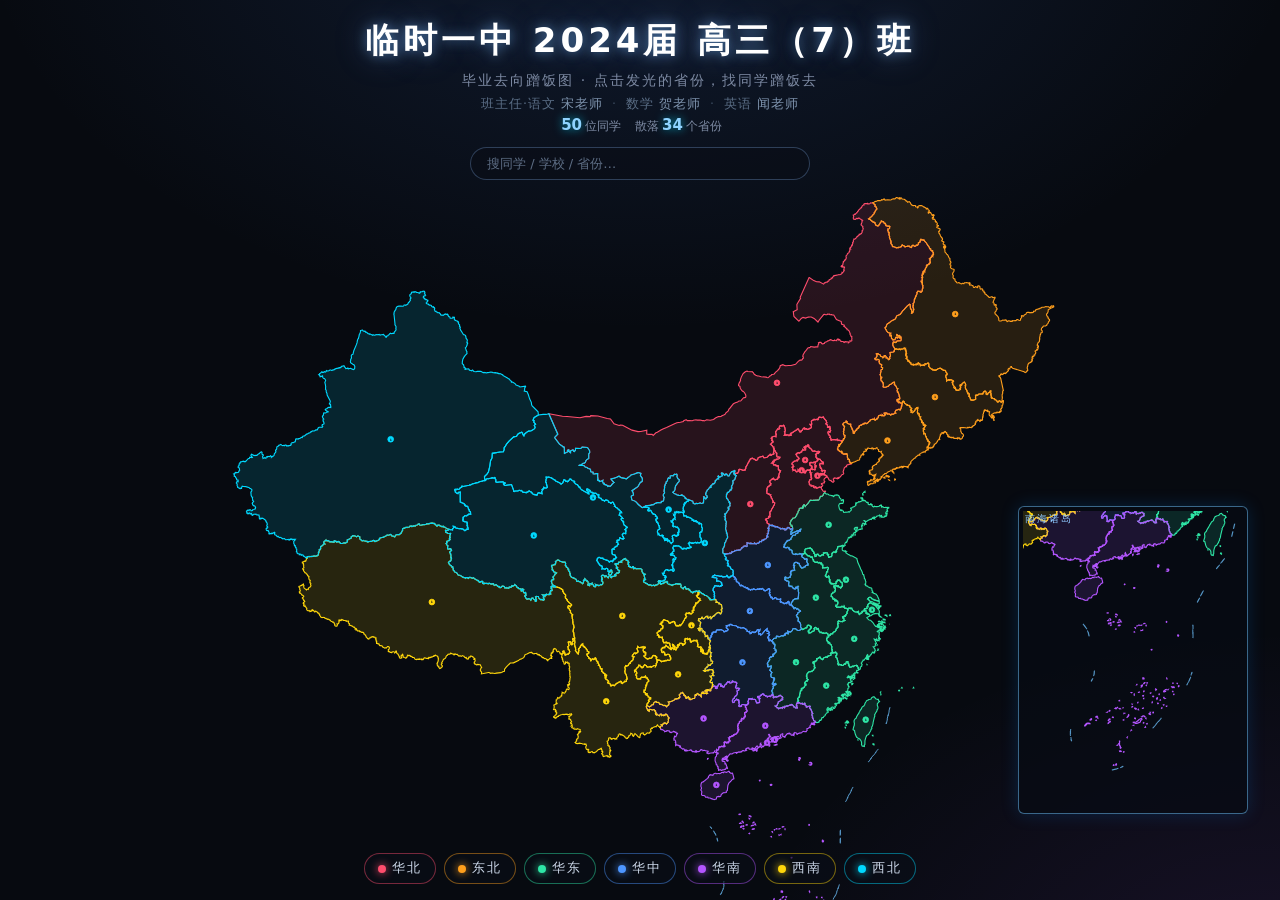
<file: index.html>
<!doctype html>
<html lang="zh-CN">
<head>
	<meta charset="UTF-8" />
	<meta name="viewport" content="width=device-width, initial-scale=1.0" />
	<title>毕业蹭饭图</title>
	<link rel="stylesheet" href="./css/style.css" />
</head>
<body>
	<header>
		<h1 id="title"></h1>
		<p id="subtitle"></p>
		<p id="teachers"></p>
		<div class="stats">
			<span><b id="stat-num">0</b>位同学</span>
			<span>散落<b id="stat-prov">0</b>个省份</span>
		</div>
		<div class="search" id="search">
			<input id="search-input" type="text" placeholder="搜同学 / 学校 / 省份…" autocomplete="off" spellcheck="false" />
			<ul id="search-results" class="search-results"></ul>
		</div>
	</header>

	<main id="stage">
		<svg id="map" xmlns="http://www.w3.org/2000/svg">
			<g id="mapGroup">
				<g id="borders">
					<g id="geo"></g>
					<path id="ten-dash"></path>
				</g>
				<g id="labels"></g>
				<g id="pins"></g>
			</g>
		</svg>

		<!-- 南海诸岛附图：只复用省界+十段线，换 viewBox 裁剪 -->
		<div id="inset-wrap">
			<span class="tag">南海诸岛</span>
			<svg id="inset" xmlns="http://www.w3.org/2000/svg">
				<use href="#borders"></use>
			</svg>
		</div>

		<div id="tooltip"></div>
		<div id="overlay"></div>
		<aside id="card"></aside>

		<nav id="legend"></nav>
	</main>

	<script src="./js/map-data.js"></script>
	<script src="./js/students.js"></script>
	<script src="./js/app.js"></script>
</body>
</html>
</file>
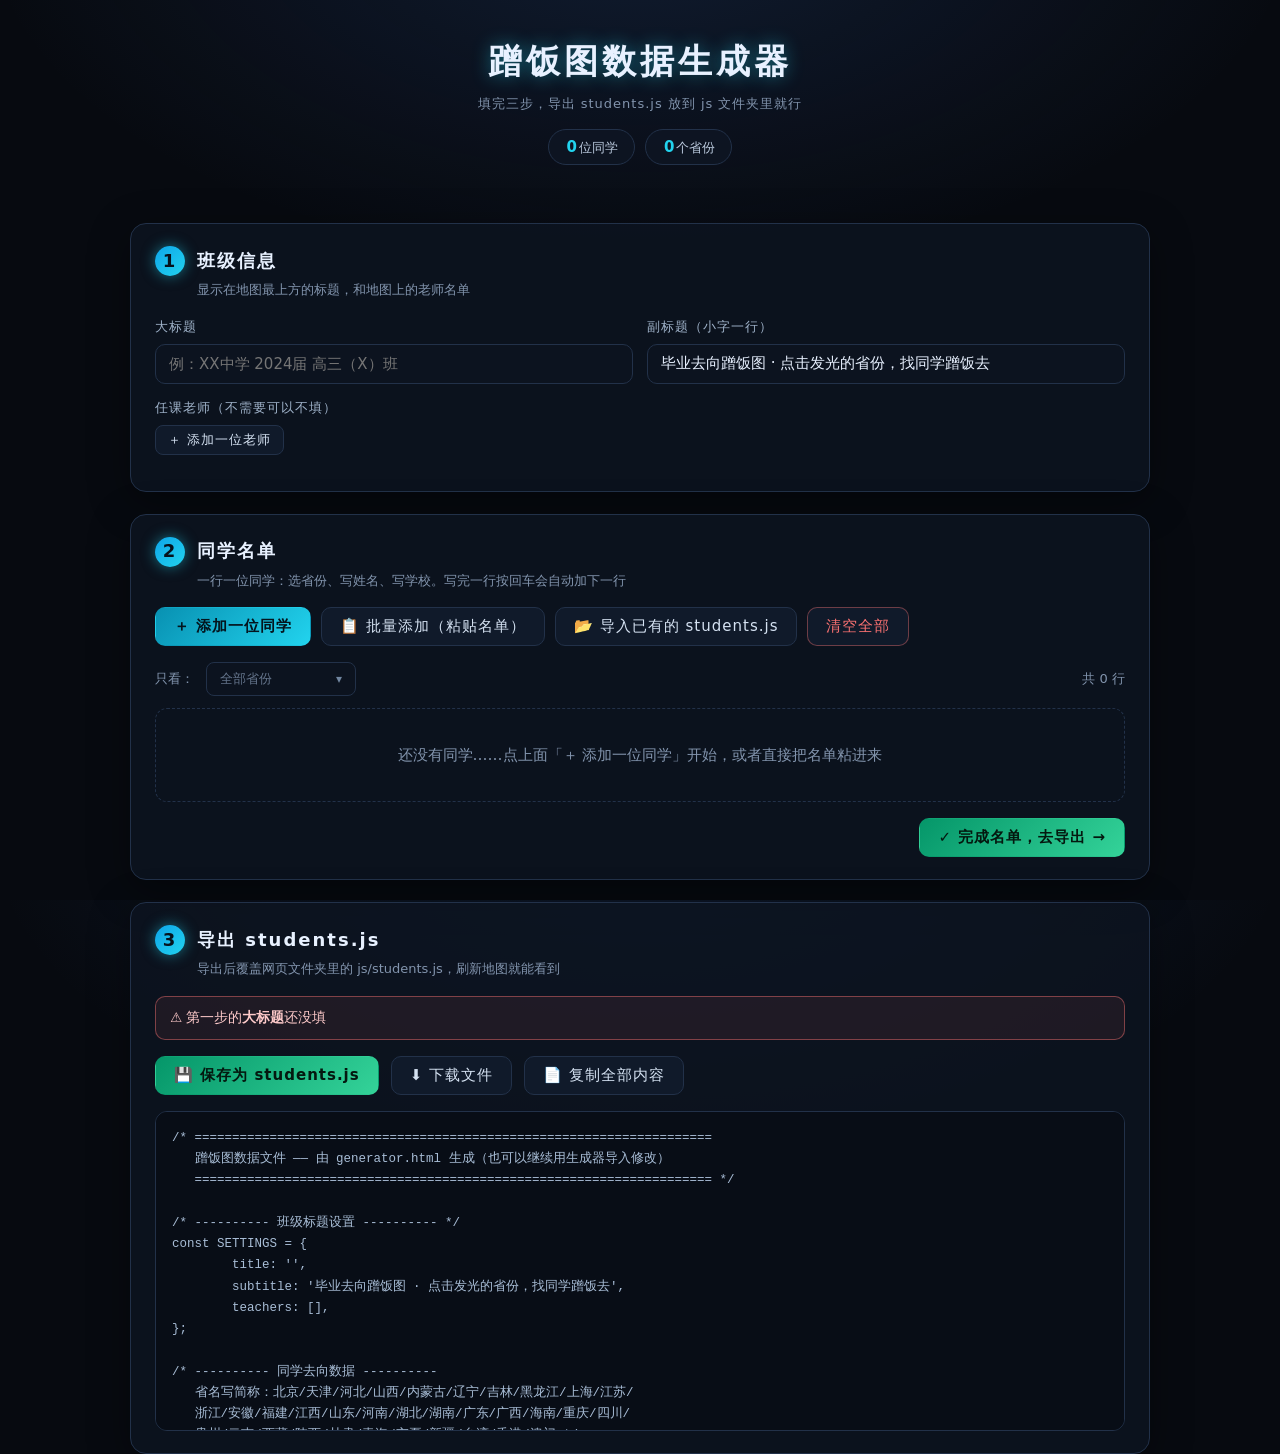
<file: generator.html>
<!DOCTYPE html>
<html lang="zh-CN">
<head>
<meta charset="UTF-8">
<meta name="viewport" content="width=device-width, initial-scale=1.0">
<title>蹭饭图数据生成器</title>
<style>
/* ============================================================
   蹭饭图数据生成器 · 单文件，双击即用
   ============================================================ */
* { box-sizing: border-box; margin: 0; padding: 0; }

:root {
	color-scheme: dark;   /* 关键：让原生下拉弹层等表单控件按暗色主题绘制，否则会白底配浅字 */
	--bg: #070a10;
	--panel: rgba(13, 20, 32, .82);
	--line: #223149;
	--line-focus: #38bdf8;
	--text: #e8f1ff;
	--muted: #8294ad;
	--cyan: #22d3ee;
	--green: #34d399;
	--red: #f87171;
	--yellow: #fbbf24;
}

html, body { height: 100%; }
body {
	background:
		radial-gradient(1100px 600px at 50% -10%, rgba(60, 110, 200, .18), transparent 60%),
		var(--bg);
	color: var(--text);
	font-family: "PingFang SC", "Microsoft YaHei", "Noto Sans SC", system-ui, sans-serif;
	font-size: 15px;
	line-height: 1.6;
	padding-bottom: 40px;
}

/* 表单控件显式统一字体，避免下拉框变成系统字体 */
input, select, textarea, button {
	font-family: inherit;
	font-size: inherit;
	color: inherit;
}

.wrap { max-width: 1060px; margin: 0 auto; padding: 0 20px; }

/* ---------------- 顶部 ---------------- */
.top {
	text-align: center;
	padding: 34px 16px 10px;
}
.top h1 {
	font-size: clamp(22px, 3.4vw, 34px);
	letter-spacing: 4px;
	font-weight: 800;
	text-shadow: 0 0 18px rgba(34, 211, 238, .45);
}
.top p { color: var(--muted); font-size: 13px; margin-top: 6px; letter-spacing: 1px; }
.stat-bar {
	display: flex; justify-content: center; gap: 10px; flex-wrap: wrap;
	margin-top: 14px;
}
.chip {
	border: 1px solid var(--line);
	background: rgba(14, 22, 36, .8);
	border-radius: 999px;
	padding: 5px 16px;
	font-size: 13px;
	color: #b9c8dc;
}
.chip b { color: var(--cyan); font-size: 15px; margin: 0 2px; }
.chip.warn b { color: var(--yellow); }
.chip.bad b { color: var(--red); }
.save-state { font-size: 12px; color: var(--green); margin-top: 8px; min-height: 18px; }

/* ---------------- 步骤卡片 ---------------- */
.card {
	background: var(--panel);
	border: 1px solid var(--line);
	border-radius: 16px;
	padding: 22px 24px;
	margin-top: 22px;
	box-shadow: 0 10px 40px rgba(0, 0, 0, .35);
}
.step-title {
	display: flex; align-items: center; gap: 12px;
	font-size: 18px; font-weight: 700; letter-spacing: 2px;
	margin-bottom: 4px;
}
.step-no {
	width: 30px; height: 30px; flex: none;
	border-radius: 50%;
	display: grid; place-items: center;
	background: linear-gradient(135deg, #0ea5e9, #22d3ee);
	color: #06121d; font-weight: 800;
	box-shadow: 0 0 14px rgba(34, 211, 238, .5);
}
.step-hint { color: var(--muted); font-size: 13px; margin: 2px 0 16px 42px; }

label.field { display: block; margin-bottom: 14px; }
label.field > span {
	display: block; font-size: 13px; color: #9fb2c9; margin-bottom: 6px; letter-spacing: 1px;
}
input[type="text"], textarea {
	width: 100%;
	background: #0c131f;
	border: 1px solid var(--line);
	border-radius: 10px;
	padding: 10px 13px;
	outline: none;
	transition: border-color .15s, box-shadow .15s;
}
input[type="text"]:focus, textarea:focus {
	border-color: var(--line-focus);
	box-shadow: 0 0 0 3px rgba(56, 189, 248, .15);
}
.two-col { display: grid; grid-template-columns: 1fr 1fr; gap: 14px; }

/* ---------------- 自绘下拉（不依赖系统原生弹层，颜色完全可控） ---------------- */
.pick {
	width: 100%;
	display: flex; align-items: center; justify-content: space-between;
	gap: 8px;
	background: #0c131f;
	border: 1px solid var(--line);
	border-radius: 10px;
	padding: 10px 13px;
	cursor: pointer;
	text-align: left;
	color: var(--text);
	transition: border-color .15s, box-shadow .15s;
}
.pick:hover { border-color: #3b557a; }
.pick.open, .pick:focus-visible {
	border-color: var(--line-focus);
	box-shadow: 0 0 0 3px rgba(56, 189, 248, .15);
	outline: none;
}
.pick .pick-label { overflow: hidden; text-overflow: ellipsis; white-space: nowrap; }
.pick.placeholder .pick-label { color: #64748b; }
.pick .caret { flex: none; color: #7186a0; font-style: normal; font-size: 12px; transition: transform .15s; }
.pick.open .caret { transform: rotate(180deg); }

.pick-menu {
	position: fixed;
	z-index: 60;
	background: #0f1927;
	border: 1px solid #2f4360;
	border-radius: 12px;
	box-shadow: 0 16px 48px rgba(0, 0, 0, .6);
	padding: 6px;
	max-height: 264px;
	overflow-y: auto;
	display: none;
	scrollbar-width: thin;
	scrollbar-color: #3b557a transparent;
}
/* Chromium / Edge：把滚动条做宽做亮，保证能看见、能抓住 */
.pick-menu::-webkit-scrollbar { width: 10px; }
.pick-menu::-webkit-scrollbar-track { background: transparent; }
.pick-menu::-webkit-scrollbar-thumb {
	background: #3b557a;
	border-radius: 6px;
	border: 2px solid #0f1927;
}
.pick-menu::-webkit-scrollbar-thumb:hover { background: #50739f; }
.pick-menu.show { display: grid; grid-template-columns: repeat(2, minmax(92px, 1fr)); gap: 2px; }
.pick-opt {
	border: none; background: transparent;
	color: #dbe7f5;
	border-radius: 8px;
	padding: 8px 12px;
	cursor: pointer;
	text-align: left;
	font-size: 14px;
	white-space: nowrap;
}
.pick-opt:hover, .pick-opt.hl { background: #1d3149; }
.pick-opt.sel { background: #155e63; color: #ffffff; font-weight: 600; }

/* ---------------- 按钮 ---------------- */
.btn {
	display: inline-flex; align-items: center; justify-content: center; gap: 6px;
	border: 1px solid var(--line);
	background: #101a2a;
	color: #d5e2f2;
	border-radius: 10px;
	padding: 9px 18px;
	cursor: pointer;
	letter-spacing: 1px;
	transition: all .15s;
	white-space: nowrap;
}
.btn:hover { border-color: #3b557a; background: #152236; }
.btn.primary {
	background: linear-gradient(135deg, #0891b2, #22d3ee);
	border-color: transparent;
	color: #04141d; font-weight: 700;
}
.btn.primary:hover { box-shadow: 0 0 18px rgba(34, 211, 238, .45); }
.btn.green {
	background: linear-gradient(135deg, #059669, #34d399);
	border-color: transparent; color: #04180f; font-weight: 700;
}
.btn.green:hover { box-shadow: 0 0 18px rgba(52, 211, 153, .45); }
.btn.danger { color: var(--red); border-color: rgba(248, 113, 113, .4); }
.btn.danger:hover { background: rgba(248, 113, 113, .12); }
.btn.small { padding: 5px 12px; font-size: 13px; border-radius: 8px; }
.btn:disabled { opacity: .4; cursor: not-allowed; }
.toolbar { display: flex; gap: 10px; flex-wrap: wrap; margin-bottom: 16px; }

/* ---------------- 老师行 / 同学行 ---------------- */
.t-row {
	display: grid;
	grid-template-columns: 1fr 1fr 42px;
	gap: 10px;
	margin-bottom: 10px;
}
.s-row {
	display: grid;
	grid-template-columns: 150px 130px 1fr 42px;
	gap: 10px;
	align-items: center;
	padding: 8px;
	border-radius: 12px;
	border: 1px solid transparent;
	transition: background .15s, border-color .15s;
}
.s-row:hover { background: rgba(24, 36, 56, .55); }
.s-row.bad { border-color: rgba(248, 113, 113, .55); background: rgba(248, 113, 113, .06); }
.s-row .f-prov { font-weight: 600; }
.icon-btn {
	width: 36px; height: 36px;
	border: 1px solid rgba(248, 113, 113, .35);
	background: transparent; color: var(--red);
	border-radius: 9px; cursor: pointer; font-size: 18px; line-height: 1;
}
.icon-btn:hover { background: rgba(248, 113, 113, .14); }

.empty-tip {
	text-align: center; color: var(--muted);
	padding: 34px 10px; border: 1px dashed var(--line); border-radius: 12px;
}
.list-tools {
	display: flex; align-items: center; gap: 12px; flex-wrap: wrap;
	margin-bottom: 12px;
}
.list-tools .pick { padding: 7px 13px; font-size: 13px; border-radius: 8px; }
.list-tools .count-info { color: var(--muted); font-size: 13px; margin-left: auto; }
.done-row { display: flex; justify-content: flex-end; margin-top: 16px; }

/* 点「完成」后第三步卡片的一次高亮，提示视线跳到这里 */
@keyframes card-flash {
	0%   { box-shadow: 0 0 0 0 rgba(34, 211, 238, 0); border-color: var(--line); }
	18%  { box-shadow: 0 0 0 3px rgba(34, 211, 238, .35), 0 0 34px rgba(34, 211, 238, .28); border-color: rgba(34, 211, 238, .75); }
	100% { box-shadow: 0 10px 40px rgba(0, 0, 0, .35); border-color: var(--line); }
}
#export-card.flash { animation: card-flash 1.5s ease; }

/* ---------------- 代码预览 ---------------- */
pre.preview {
	background: #080d16;
	border: 1px solid var(--line);
	border-radius: 12px;
	padding: 16px;
	max-height: 320px; overflow: auto;
	font-family: Consolas, "Cascadia Code", monospace;
	font-size: 12.5px;
	line-height: 1.7;
	color: #a8bdd6;
	white-space: pre;
}
.export-row { display: flex; gap: 12px; flex-wrap: wrap; margin: 16px 0; }
.check-msg {
	border-radius: 10px; padding: 10px 14px; font-size: 13.5px;
	margin-bottom: 12px; border: 1px solid var(--line);
}
.check-msg.ok { border-color: rgba(52,211,153,.4); color: #baf5dd; background: rgba(52,211,153,.08); }
.check-msg.err { border-color: rgba(248,113,113,.45); color: #fecaca; background: rgba(248,113,113,.08); }

/* ---------------- 弹窗 ---------------- */
.mask {
	position: fixed; inset: 0;
	background: rgba(3, 6, 11, .72);
	display: none;
	align-items: center; justify-content: center;
	z-index: 50;
	padding: 20px;
}
.mask.show { display: flex; }
.modal {
	background: #0e1623;
	border: 1px solid var(--line);
	border-radius: 16px;
	padding: 24px;
	width: 640px; max-width: 100%;
	max-height: 86vh; overflow: auto;
}
.modal h3 { font-size: 17px; margin-bottom: 6px; letter-spacing: 1px; }
.modal .help { color: var(--muted); font-size: 13px; margin-bottom: 12px; }
.modal textarea { min-height: 200px; resize: vertical; }
.parse-result { font-size: 13.5px; margin: 10px 0; }
.parse-result .ok2 { color: var(--green); }
.parse-result .bad2 { color: var(--red); }
.parse-result details { margin-top: 6px; color: var(--yellow); font-size: 12.5px; }
.modal-actions { display: flex; justify-content: flex-end; gap: 10px; margin-top: 16px; }
.example-line {
	font-family: Consolas, monospace; font-size: 12.5px;
	background: #080d16; border: 1px solid var(--line);
	border-radius: 8px; padding: 8px 11px; margin-bottom: 10px; color: #93a9c4;
}

/* ---------------- Toast ---------------- */
.toast {
	position: fixed; left: 50%; bottom: 28px; transform: translateX(-50%) translateY(80px);
	background: #132033; border: 1px solid #34507a;
	padding: 11px 20px; border-radius: 999px;
	font-size: 14px; z-index: 80;
	opacity: 0; transition: all .25s;
	box-shadow: 0 8px 30px rgba(0,0,0,.5);
}
.toast.show { opacity: 1; transform: translateX(-50%) translateY(0); }
.toast a { color: var(--cyan); cursor: pointer; text-decoration: underline; margin-left: 10px; }

@media (max-width: 720px) {
	.two-col { grid-template-columns: 1fr; }
	.s-row { grid-template-columns: 110px 90px 1fr 38px; }
}
</style>
</head>
<body>

<div class="wrap">
	<div class="top">
		<h1>蹭饭图数据生成器</h1>
		<p>填完三步，导出 students.js 放到 js 文件夹里就行</p>
		<div class="stat-bar">
			<span class="chip"><b id="st-people">0</b>位同学</span>
			<span class="chip"><b id="st-prov">0</b>个省份</span>
			<span class="chip" id="st-warn-chip" style="display:none"><b id="st-warn">0</b>条待完善</span>
		</div>
		<div class="save-state" id="save-state"></div>
	</div>

	<!-- ============ 第一步：班级信息 ============ -->
	<div class="card">
		<div class="step-title"><span class="step-no">1</span>班级信息</div>
		<div class="step-hint">显示在地图最上方的标题，和地图上的老师名单</div>

		<div class="two-col">
			<label class="field">
				<span>大标题</span>
				<input type="text" id="in-title" placeholder="例：XX中学 2024届 高三（X）班">
			</label>
			<label class="field">
				<span>副标题（小字一行）</span>
				<input type="text" id="in-subtitle" placeholder="例：毕业去向蹭饭图 · 点击发光的省份，找同学蹭饭去">
			</label>
		</div>

		<label class="field">
			<span>任课老师（不需要可以不填）</span>
			<div id="teachers-list"></div>
			<button class="btn small" id="btn-add-teacher" type="button">＋ 添加一位老师</button>
		</label>
	</div>

	<!-- ============ 第二步：同学名单 ============ -->
	<div class="card">
		<div class="step-title"><span class="step-no">2</span>同学名单</div>
		<div class="step-hint">一行一位同学：选省份、写姓名、写学校。写完一行按回车会自动加下一行</div>

		<div class="toolbar">
			<button class="btn primary" id="btn-add-row" type="button">＋ 添加一位同学</button>
			<button class="btn" id="btn-batch" type="button">📋 批量添加（粘贴名单）</button>
			<button class="btn" id="btn-import" type="button">📂 导入已有的 students.js</button>
			<button class="btn danger" id="btn-clear" type="button">清空全部</button>
		</div>

		<div class="list-tools">
			<span style="color:var(--muted);font-size:13px">只看：</span>
			<button type="button" class="pick placeholder" id="prov-filter" style="width:auto;min-width:150px" aria-haspopup="listbox" aria-expanded="false">
				<span class="pick-label">全部省份</span><i class="caret">▾</i>
			</button>
			<span class="count-info" id="count-info"></span>
		</div>

		<div id="students-list"></div>

		<div class="done-row">
			<button class="btn green" id="btn-step2-done" type="button">✓ 完成名单，去导出 →</button>
		</div>
	</div>

	<!-- ============ 第三步：导出 ============ -->
	<div class="card" id="export-card">
		<div class="step-title"><span class="step-no">3</span>导出 students.js</div>
		<div class="step-hint">导出后覆盖网页文件夹里的 js/students.js，刷新地图就能看到</div>

		<div id="check-msg"></div>
		<div class="export-row">
			<button class="btn green" id="btn-save" type="button">💾 保存为 students.js</button>
			<button class="btn" id="btn-download" type="button">⬇ 下载文件</button>
			<button class="btn" id="btn-copy" type="button">📄 复制全部内容</button>
		</div>
		<pre class="preview" id="preview"></pre>
	</div>
</div>

<!-- ============ 批量添加弹窗 ============ -->
<div class="mask" id="batch-mask">
	<div class="modal">
		<h3>批量添加同学</h3>
		<div class="help">每行一位同学，依次写 <b>省份、姓名、学校</b>，用空格、Tab 或逗号隔开都行：</div>
		<div class="example-line">陕西 王小明 西安交通大学<br>陕西,李小红,西北工业大学<br>北京 赵小刚 清华大学</div>
		<textarea id="batch-text" placeholder="把名单整列粘进来就行……"></textarea>
		<div class="parse-result" id="batch-result"></div>
		<div class="modal-actions">
			<button class="btn" id="batch-cancel" type="button">取消</button>
			<button class="btn primary" id="batch-confirm" type="button" disabled>确认添加</button>
		</div>
	</div>
</div>

<div class="toast" id="toast"></div>

<script>
'use strict';

/* ---------------- 常量 ---------------- */
const PROVS = ['北京','天津','河北','山西','内蒙古','辽宁','吉林','黑龙江','上海','江苏','浙江','安徽','福建','江西','山东','河南','湖北','湖南','广东','广西','海南','重庆','四川','贵州','云南','西藏','陕西','甘肃','青海','宁夏','新疆','台湾','香港','澳门'];
const STORE_KEY = 'cengfan-generator-v2';
let seq = 1;
const uid = () => 'r' + (Date.now()) + '_' + (seq++);

/* ---------------- 状态 ---------------- */
let state = {
	title: '',
	subtitle: '',
	teachers: [],   // {id, role, name}
	rows: [],       // {id, prov, name, school}
};
let lastRemoved = null; // 删除撤销
let saveHandle = null;  // File System Access 句柄
let saveTimer = null;
let filterProv = '';    // 列表筛选中的省份（'' = 全部）

const $ = (id) => document.getElementById(id);

/* ---------------- 自绘下拉（单例弹层，所有 pick 按钮共用） ---------------- */
const Picker = (() => {
	let menu = null, anchor = null;

	function ensure() {
		if (menu) return menu;
		menu = document.createElement('div');
		menu.className = 'pick-menu';
		menu.setAttribute('role', 'listbox');
		document.body.appendChild(menu);
		return menu;
	}
	function close() {
		if (!menu || !anchor) return;
		menu.classList.remove('show');
		menu.innerHTML = '';
		anchor.classList.remove('open');
		anchor.setAttribute('aria-expanded', 'false');
		anchor = null;
		document.removeEventListener('mousedown', onDocDown, true);
		document.removeEventListener('keydown', onKey, true);
		window.removeEventListener('scroll', onWinScroll, true);
		window.removeEventListener('resize', close);
	}
	function onDocDown(e) {
		if (menu.contains(e.target) || (anchor && anchor.contains(e.target))) return;
		close();
	}
	function onWinScroll(e) {
		// 弹层自己内部滚动（拖滚动条/滚轮）不能关，否则滚一下就消失，像滚不动一样
		if (menu && (e.target === menu || menu.contains(e.target))) return;
		close(); // 弹层外面的页面滚动了，锚点会错位，收起
	}
	function onKey(e) {
		if (e.key === 'Escape') { e.preventDefault(); close(); }
	}
	function position() {
		const r = anchor.getBoundingClientRect();
		menu.style.minWidth = Math.max(r.width, 210) + 'px';
		const mh = menu.offsetHeight, mw = menu.offsetWidth;
		let top = r.bottom + 6;
		if (top + mh > window.innerHeight - 8) {
			const up = r.top - mh - 6;
			if (up > 8) top = up; // 下方放不下就向上弹
		}
		let left = r.left;
		if (left + mw > window.innerWidth - 8) left = window.innerWidth - mw - 8;
		if (left < 8) left = 8;
		menu.style.top = top + 'px';
		menu.style.left = left + 'px';
	}
	function open(btn, items, current, onPick) {
		ensure();
		if (anchor === btn) { close(); return; } // 再点一次收起
		close();
		anchor = btn;
		menu.innerHTML = '';
		items.forEach((it) => {
			const b = document.createElement('button');
			b.type = 'button';
			b.className = 'pick-opt' + (it.value === current ? ' sel' : '');
			b.textContent = it.label;
			b.setAttribute('role', 'option');
			b.onmousedown = (e) => e.preventDefault(); // 别把焦点从触发器抢走
			b.onclick = () => { onPick(it.value, it.label); close(); };
			menu.appendChild(b);
		});
		menu.classList.add('show');
		btn.classList.add('open');
		btn.setAttribute('aria-expanded', 'true');
		position();
		document.addEventListener('mousedown', onDocDown, true);
		document.addEventListener('keydown', onKey, true);
		window.addEventListener('scroll', onWinScroll, true);
		window.addEventListener('resize', close);
	}
	return { open, close };
})();
function persist(show) {
	clearTimeout(saveTimer);
	saveTimer = setTimeout(() => {
		try {
			localStorage.setItem(STORE_KEY, JSON.stringify(state));
			if (show) {
				const el = $('save-state');
				el.textContent = '草稿已自动保存 ' + new Date().toLocaleTimeString();
			}
		} catch (e) { /* 存储满了之类，忽略 */ }
	}, 250);
}

/* ---------------- 渲染 ---------------- */
function renderTeachers() {
	const box = $('teachers-list');
	box.innerHTML = '';
	state.teachers.forEach((t) => {
		const row = document.createElement('div');
		row.className = 't-row';
		row.innerHTML =
			'<input type="text" class="t-role" placeholder="学科，如 语文 / 班主任·英语" list="role-list">' +
			'<input type="text" class="t-name" placeholder="老师姓名">' +
			'<button class="icon-btn t-del" type="button" title="删除">×</button>';
		row.querySelector('.t-role').value = t.role;
		row.querySelector('.t-name').value = t.name;
		row.querySelector('.t-role').oninput = (e) => { t.role = e.target.value; persist(true); };
		row.querySelector('.t-name').oninput = (e) => { t.name = e.target.value; persist(true); };
		row.querySelector('.t-del').onclick = () => {
			state.teachers = state.teachers.filter((x) => x.id !== t.id);
			renderTeachers(); persist(true);
		};
		box.appendChild(row);
	});
	// datalist 只建一次
	if (!$('role-list')) {
		const dl = document.createElement('datalist');
		dl.id = 'role-list';
		['语文','数学','英语','物理','化学','生物','政治','历史','地理','体育','班主任·语文','班主任·数学','班主任·英语'].forEach((r) => {
			const o = document.createElement('option'); o.value = r; dl.appendChild(o);
		});
		document.body.appendChild(dl);
	}
}

function rowProblem(r) {
	if (!PROVS.includes(r.prov)) return '省份没选对';
	if (!r.name.trim()) return '姓名是空的';
	return null;
}

function renderRows() {
	const box = $('students-list');
	box.innerHTML = '';
	const list = filterProv ? state.rows.filter((r) => r.prov === filterProv) : state.rows;

	if (!state.rows.length) {
		box.innerHTML = '<div class="empty-tip">还没有同学……点上面「＋ 添加一位同学」开始，或者直接把名单粘进来</div>';
	} else if (!list.length) {
		box.innerHTML = '<div class="empty-tip">这个省份还没有同学</div>';
	} else {
		list.forEach((r) => {
			const row = document.createElement('div');
			row.className = 's-row' + (rowProblem(r) ? ' bad' : '');
			row.innerHTML =
				'<span class="p-slot"></span>' +
				'<input type="text" class="f-name" placeholder="姓名" maxlength="20">' +
				'<input type="text" class="f-school" placeholder="大学 / 学校（没有可以留空）" list="school-list" maxlength="60">' +
				'<button class="icon-btn f-del" type="button" title="删除这一行">×</button>';
			row.querySelector('.f-name').value = r.name;
			row.querySelector('.f-school').value = r.school;

			// 省份选择：自绘下拉（原生 option 弹层在部分 Windows 浏览器上会深底深字，无法控制）
			const pickBtn = document.createElement('button');
			pickBtn.type = 'button';
			pickBtn.className = 'pick f-prov' + (PROVS.includes(r.prov) ? '' : ' placeholder');
			pickBtn.setAttribute('aria-haspopup', 'listbox');
			pickBtn.setAttribute('aria-expanded', 'false');
			pickBtn.innerHTML = '<span class="pick-label"></span><i class="caret">▾</i>';
			pickBtn.querySelector('.pick-label').textContent = r.prov || '选省份…';
			pickBtn.onclick = () => {
				const items = PROVS.map((p) => ({ value: p, label: p }));
				Picker.open(pickBtn, items, r.prov, (val) => {
					r.prov = val;
					persist(true);
					pickBtn.querySelector('.pick-label').textContent = val;
					pickBtn.classList.remove('placeholder');
					row.classList.toggle('bad', !!rowProblem(r));
					renderStats();
					renderPreview();
					syncFilterBtn();
				});
			};
			row.querySelector('.p-slot').replaceWith(pickBtn);

			row.querySelector('.f-name').oninput = (e) => { r.name = e.target.value; persist(); };
			row.querySelector('.f-school').oninput = (e) => { r.school = e.target.value; persist(); };
			// 回车跳下一格 / 加新行
			row.querySelector('.f-name').onkeydown = (e) => {
				if (e.key === 'Enter') { e.preventDefault(); row.querySelector('.f-school').focus(); }
			};
			row.querySelector('.f-school').onkeydown = (e) => {
				if (e.key === 'Enter') {
					e.preventDefault();
					const nr = addRow(r.prov || '陕西');
					switchFilterAll();
					focusRow(nr.id, '.f-name');
				}
			};
			row.querySelector('.f-del').onclick = () => removeRow(r.id);
			box.appendChild(row);
		});
		refreshSchoolList();
	}

	syncFilterBtn();
	renderStats();
	renderPreview();
}

/* 筛选栏按钮文字随数据同步 */
function syncFilterBtn() {
	const btn = $('prov-filter');
	btn.querySelector('.pick-label').textContent = filterProv || '全部省份';
	btn.classList.toggle('placeholder', !filterProv);
}

function afterEdit() {
	renderRows();
	persist(true);
}

function refreshSchoolList() {
	let dl = $('school-list');
	if (!dl) { dl = document.createElement('datalist'); dl.id = 'school-list'; document.body.appendChild(dl); }
	const schools = [...new Set(state.rows.map((r) => r.school.trim()).filter(Boolean))];
	dl.innerHTML = schools.map((s) => `<option value="${s.replace(/"/g, '&quot;')}">`).join('');
}

function renderStats() {
	const bad = state.rows.filter(rowProblem);
	const good = state.rows.filter((r) => !rowProblem(r));
	const provs = new Set(good.map((r) => r.prov));
	$('st-people').textContent = good.length;
	$('st-prov').textContent = provs.size;
	$('st-warn-chip').style.display = bad.length ? '' : 'none';
	$('st-warn').textContent = bad.length;
	$('count-info').textContent = `共 ${state.rows.length} 行` + (bad.length ? `，${bad.length} 行红框待完善` : '');
}

/* ---------------- 增删行 ---------------- */
function addRow(prov) {
	const r = { id: uid(), prov: prov || '陕西', name: '', school: '' };
	state.rows.push(r);
	renderRows();
	persist();
	return r;
}

function removeRow(id) {
	const idx = state.rows.findIndex((r) => r.id === id);
	if (idx < 0) return;
	lastRemoved = { row: state.rows[idx], index: idx };
	state.rows.splice(idx, 1);
	afterEdit();
	showToast('已删除一行 <a id="undo-link">点此撤销</a>');
	$('undo-link').onclick = () => {
		if (lastRemoved) {
			state.rows.splice(Math.min(lastRemoved.index, state.rows.length), 0, lastRemoved.row);
			lastRemoved = null;
			afterEdit();
			showToast('已撤销删除');
		}
	};
}

function focusRow(id, sel) {
	const rows = $('students-list').querySelectorAll('.s-row');
	const target = state.rows.filter((r) => !filterProv || r.prov === filterProv);
	// 简单定位：重新渲染后按 data 顺序找
	const idx = target.findIndex((r) => r.id === id);
	if (rows[idx]) { rows[idx].querySelector(sel).focus(); }
}
function switchFilterAll() { filterProv = ''; renderRows(); }

/* ---------------- 导出文件文本 ---------------- */
function q(s) {
	return "'" + String(s).replace(/\\/g, '\\\\').replace(/'/g, "\\'").replace(/\r?\n/g, ' ') + "'";
}

function buildFileText() {
	const L = [];
	L.push('/* =====================================================================');
	L.push('   蹭饭图数据文件 —— 由 generator.html 生成（也可以继续用生成器导入修改）');
	L.push('   ===================================================================== */');
	L.push('');
	L.push('/* ---------- 班级标题设置 ---------- */');
	L.push('const SETTINGS = {');
	L.push('\ttitle: ' + q(state.title) + ',');
	L.push('\tsubtitle: ' + q(state.subtitle) + ',');
	if (state.teachers.length) {
		L.push('\tteachers: [');
		state.teachers.forEach((t) => {
			if (t.role.trim() || t.name.trim()) {
				L.push('\t\t{ role: ' + q(t.role.trim()) + ', name: ' + q(t.name.trim()) + ' },');
			}
		});
		L.push('\t],');
	} else {
		L.push('\tteachers: [],');
	}
	L.push('};');
	L.push('');
	L.push('/* ---------- 同学去向数据 ----------');
	L.push('   省名写简称：北京/天津/河北/山西/内蒙古/辽宁/吉林/黑龙江/上海/江苏/');
	L.push('   浙江/安徽/福建/江西/山东/河南/湖北/湖南/广东/广西/海南/重庆/四川/');
	L.push('   贵州/云南/西藏/陕西/甘肃/青海/宁夏/新疆/台湾/香港/澳门 */');
	L.push('const STUDENTS = {');
	PROVS.forEach((p) => {
		const rs = state.rows.filter((r) => r.prov === p && r.name.trim());
		if (!rs.length) return;
		L.push('\t' + p + ': [');
		rs.forEach((r) => {
			L.push('\t\t{ name: ' + q(r.name.trim()) + ', school: ' + q(r.school.trim()) + ' },');
		});
		L.push('\t],');
	});
	L.push('};');
	return L.join('\n');
}

function renderPreview() {
	$('preview').textContent = buildFileText();
	// 检查信息
	const bad = state.rows.filter(rowProblem);
	const msg = $('check-msg');
	if (!state.title.trim()) {
		msg.className = 'check-msg err';
		msg.innerHTML = '⚠ 第一步的<b>大标题</b>还没填';
	} else if (bad.length) {
		msg.className = 'check-msg err';
		msg.innerHTML = '⚠ 有 <b>' + bad.length + '</b> 行信息不完整（省份或姓名缺失，已用红框标出），导出时会自动跳过这些行';
	} else if (!state.rows.length) {
		msg.className = 'check-msg err';
		msg.innerHTML = '⚠ 还没有添加任何同学';
	} else {
		msg.className = 'check-msg ok';
		msg.innerHTML = '✓ 检查通过：' + $('st-people').textContent + ' 位同学、' + $('st-prov').textContent + ' 个省份，可以导出啦';
	}
}

/* ---------------- 批量解析 ---------------- */
function normalizeProv(s) {
	s = s.trim();
	if (PROVS.includes(s)) return s;
	const base = s.replace(/(壮族自治区|回族自治区|维吾尔自治区|特别行政区|自治区|省|市)$/g, '');
	if (PROVS.includes(base)) return base;
	if (base === '内蒙') return '内蒙古';
	if (base.length >= 2) {
		const hit = PROVS.filter((p) => p.startsWith(base.slice(0, 2)));
		if (hit.length === 1 && (base === hit[0] || hit[0].startsWith(base))) return hit[0];
	}
	return null;
}

function parseBatch(text) {
	const ok = [], fail = [];
	text.split(/\r?\n/).forEach((line, i) => {
		line = line.trim();
		if (!line) return;
		let parts;
		if (/[\t,，]/.test(line)) {
			parts = line.split(/[\t,，]+/).map((s) => s.trim()).filter(Boolean);
		} else {
			parts = line.split(/\s+/).filter(Boolean);
		}
		if (parts.length < 2) { fail.push({ i: i + 1, line, why: '至少要有省份和姓名' }); return; }
		const prov = normalizeProv(parts[0]);
		if (!prov) { fail.push({ i: i + 1, line, why: '省份认不出来：' + parts[0] }); return; }
		const name = parts[1];
		const school = parts.slice(2).join(' ');
		ok.push({ prov, name, school });
	});
	return { ok, fail };
}

/* ---------------- 导入已有 students.js ---------------- */
function importFromText(src) {
	const fn = new Function(src + ';return [typeof SETTINGS!=="undefined"?SETTINGS:null, typeof STUDENTS!=="undefined"?STUDENTS:null];');
	const [S, St] = fn();
	if (!S || !St) throw new Error('文件里没找到 SETTINGS 或 STUDENTS');
	if (S.title != null) state.title = String(S.title);
	if (S.subtitle != null) state.subtitle = String(S.subtitle);
	state.teachers = Array.isArray(S.teachers)
		? S.teachers.filter((t) => t && (t.name || t.role)).map((t) => ({ id: uid(), role: t.role || '', name: t.name || '' }))
		: [];
	const rows = [];
	Object.keys(St).forEach((provRaw) => {
		const prov = normalizeProv(provRaw);
		if (!prov || !Array.isArray(St[provRaw])) return;
		St[provRaw].forEach((s) => {
			if (s && s.name) rows.push({ id: uid(), prov, name: String(s.name), school: String(s.school || '') });
		});
	});
	state.rows = rows;
	$('in-title').value = state.title;
	$('in-subtitle').value = state.subtitle;
	renderTeachers();
	filterProv = '';
	renderRows();
	persist(true);
}

async function importWithPicker() {
	// 优先 File System Access API
	if (window.showOpenFilePicker) {
		try {
			const [handle] = await window.showOpenFilePicker({
				types: [{ description: 'JavaScript', accept: { 'text/javascript': ['.js'] } }],
				multiple: false,
			});
			const file = await handle.getFile();
			importFromText(await file.text());
			showToast('已导入 students.js');
			return;
		} catch (e) { if (e.name === 'AbortError') return; /* 其他错误走 fallback */ }
	}
	$('file-input').click();
}

/* ---------------- 保存 / 下载 / 复制 ---------------- */
async function saveFile() {
	const text = buildFileText();
	try {
		if (window.showSaveFilePicker) {
			try {
				if (!saveHandle) {
					saveHandle = await window.showSaveFilePicker({
						suggestedName: 'students.js',
						types: [{ description: 'JavaScript', accept: { 'text/javascript': ['.js'] } }],
					});
				}
				const w = await saveHandle.createWritable();
				await w.write(text);
				await w.close();
				showToast('已保存 students.js，去刷新地图吧');
				return;
			} catch (e) { if (e.name === 'AbortError') return; saveHandle = null; }
		}
	} catch (e) { saveHandle = null; }
	downloadFallback(text);
}

function downloadFallback(text) {
	const blob = new Blob([text], { type: 'text/javascript;charset=utf-8' });
	const a = document.createElement('a');
	a.href = URL.createObjectURL(blob);
	a.download = 'students.js';
	a.click();
	setTimeout(() => URL.revokeObjectURL(a.href), 2000);
	showToast('已下载，记得放到 js 文件夹里覆盖旧文件');
}

function copyText(text) {
	const done = () => showToast('已复制到剪贴板');
	if (navigator.clipboard && navigator.clipboard.writeText) {
		navigator.clipboard.writeText(text).then(done).catch(() => legacyCopy(text));
	} else { legacyCopy(text); }
}
function legacyCopy(text) {
	const ta = document.createElement('textarea');
	ta.value = text; document.body.appendChild(ta); ta.select();
	try { document.execCommand('copy'); showToast('已复制到剪贴板'); }
	catch (e) { showToast('复制失败，请手动选择右侧代码'); }
	ta.remove();
}

/* ---------------- Toast ---------------- */
let toastTimer = null;
function showToast(html) {
	const t = $('toast');
	t.innerHTML = html;
	t.classList.add('show');
	clearTimeout(toastTimer);
	toastTimer = setTimeout(() => t.classList.remove('show'), 5000);
}

/* ---------------- 事件绑定 ---------------- */
$('in-title').oninput = (e) => { state.title = e.target.value; renderPreview(); persist(); };
$('in-subtitle').oninput = (e) => { state.subtitle = e.target.value; renderPreview(); persist(); };
$('btn-add-teacher').onclick = () => {
	state.teachers.push({ id: uid(), role: '', name: '' });
	renderTeachers(); persist(true);
};
$('btn-add-row').onclick = () => {
	const last = state.rows[state.rows.length - 1];
	const nr = addRow(last ? last.prov : '陕西');
	focusRow(nr.id, '.f-name');
};
$('btn-clear').onclick = () => {
	if (!state.rows.length && !state.teachers.length) return;
	if (confirm('确定清空全部老师和同学吗？（此操作不可撤销，但没导出前不会影响地图）')) {
		state.rows = []; state.teachers = [];
		renderTeachers(); renderRows(); persist(true);
	}
};
$('prov-filter').onclick = () => {
	const used = PROVS.filter((p) => state.rows.some((r) => r.prov === p));
	const items = [{ value: '', label: '全部省份' }].concat(used.map((p) => ({ value: p, label: p })));
	Picker.open($('prov-filter'), items, filterProv, (val) => {
		filterProv = val;
		renderRows();
	});
};
/* 第二步「完成」：收掉弹层与提示 → 重置第三步为全新检查状态 → 平滑跳过去并高亮 */
$('btn-step2-done').onclick = () => {
	Picker.close();
	if (filterProv) { filterProv = ''; renderRows(); } // 回到全部省份，保证看到的是全量检查
	$('toast').classList.remove('show');
	renderPreview();                                   // 重新跑检查、重新生成预览代码
	$('preview').scrollTop = 0;                        // 预览滚回开头
	const card = $('export-card');
	card.scrollIntoView({ behavior: 'smooth', block: 'start' });
	card.classList.remove('flash');
	void card.offsetWidth;                             // 重启动画，连点也能再闪
	card.classList.add('flash');
};
$('btn-save').onclick = saveFile;
$('btn-download').onclick = () => downloadFallback(buildFileText());
$('btn-copy').onclick = () => copyText(buildFileText());
$('btn-import').onclick = importWithPicker;

// 隐藏的文件选择（不支持 File System Access 时的后路）
const fileInput = document.createElement('input');
fileInput.type = 'file';
fileInput.id = 'file-input';
fileInput.accept = '.js,text/javascript';
fileInput.style.display = 'none';
fileInput.onchange = () => {
	const f = fileInput.files[0];
	if (!f) return;
	const fr = new FileReader();
	fr.onload = () => {
		try { importFromText(fr.result); showToast('已导入 ' + f.name); }
		catch (e) { alert('导入失败：这个文件好像不是 students.js\n\n' + e.message); }
	};
	fr.readAsText(f, 'utf-8');
};
document.body.appendChild(fileInput);

// 批量弹窗
const mask = $('batch-mask');
$('btn-batch').onclick = () => {
	$('batch-text').value = '';
	$('batch-result').innerHTML = '';
	$('batch-confirm').disabled = true;
	mask.classList.add('show');
	setTimeout(() => $('batch-text').focus(), 50);
};
$('batch-cancel').onclick = () => mask.classList.remove('show');
mask.onclick = (e) => { if (e.target === mask) mask.classList.remove('show'); };

let parsed = null;
$('batch-text').oninput = () => {
	parsed = parseBatch($('batch-text').value);
	const box = $('batch-result');
	const btn = $('batch-confirm');
	if (!parsed.ok.length && !parsed.fail.length) {
		box.innerHTML = ''; btn.disabled = true; return;
	}
	let html = '<span class="ok2">识别成功 ' + parsed.ok.length + ' 人</span>';
	if (parsed.fail.length) {
		html += '　<span class="bad2">' + parsed.fail.length + ' 行认不出来，添加时会跳过</span>';
		html += '<details><summary>查看问题行</summary>' +
			parsed.fail.map((f) => '第 ' + f.i + ' 行：' + f.why + '<br>　　' + f.line.replace(/</g, '&lt;')).join('') +
			'</details>';
	}
	box.innerHTML = html;
	btn.disabled = !parsed.ok.length;
};
$('batch-confirm').onclick = () => {
	if (!parsed) return;
	parsed.ok.forEach((r) => state.rows.push({ id: uid(), prov: r.prov, name: r.name, school: r.school }));
	mask.classList.remove('show');
	filterProv = '';
	renderRows(); persist(true);
	showToast('已添加 ' + parsed.ok.length + ' 位同学');
};

/* ---------------- 启动：恢复草稿 ---------------- */
(function init() {
	let loaded = false;
	try {
		const raw = localStorage.getItem(STORE_KEY);
		if (raw) {
			const d = JSON.parse(raw);
			if (d && Array.isArray(d.rows)) {
				state = {
					title: d.title || '',
					subtitle: d.subtitle || '',
					teachers: (d.teachers || []).map((t) => ({ id: uid(), role: t.role || '', name: t.name || '' })),
					rows: d.rows.map((r) => ({ id: uid(), prov: r.prov || '', name: r.name || '', school: r.school || '' })),
				};
				loaded = true;
			}
		}
	} catch (e) { /* 草稿坏了就用空状态 */ }

	if (!loaded) {
		// 第一次打开：给一组贴心默认值
		state.title = '';
		state.subtitle = '毕业去向蹭饭图 · 点击发光的省份，找同学蹭饭去';
	}
	$('in-title').value = state.title;
	$('in-subtitle').value = state.subtitle;
	renderTeachers();
	renderRows();
	if (loaded) $('save-state').textContent = '已恢复上次编辑的草稿';
})();

// 供自动化测试用
window.__gen = { buildFileText, importFromText, parseBatch, state: () => state };
</script>
</body>
</html>
</file>
<file: css/style.css>
/* ============================================================
   毕业蹭饭图 · 霓虹周期表风格
   ============================================================ */
* { box-sizing: border-box; }

:root {
	--bg: #070a10;
	--text: #e8f1ff;
	--muted: #7d8aa3;
}

html, body {
	height: 100%;
	margin: 0;
}

body {
	background:
		radial-gradient(1100px 700px at 50% -10%, rgba(60, 110, 200, 0.18), transparent 60%),
		radial-gradient(900px 600px at 100% 110%, rgba(180, 85, 255, 0.10), transparent 60%),
		var(--bg);
	color: var(--text);
	font-family: "PingFang SC", "Microsoft YaHei", "Noto Sans SC", system-ui, sans-serif;
	overflow: hidden;
	user-select: none;
	display: flex;      /* 标题 + 地图纵向分配，标题多高都不挤掉地图底部 */
	flex-direction: column;
	height: 100vh;
}

/* ---------------- 顶部标题 ---------------- */
header {
	text-align: center;
	padding: 18px 16px 4px;
	flex: none;
}
header h1 {
	margin: 0;
	font-size: clamp(20px, 3vw, 34px);
	letter-spacing: 4px;
	font-weight: 800;
	color: #fff;
	text-shadow: 0 0 12px rgba(120, 190, 255, .55), 0 0 32px rgba(120, 160, 255, .35);
}
header p {
	margin: 8px 0 6px;
	font-size: clamp(11px, 1.2vw, 14px);
	color: var(--muted);
	letter-spacing: 2px;
}
/* 任课老师一行 */
#teachers {
	margin: 4px 0 2px !important;
	font-size: clamp(10px, 1.05vw, 12.5px) !important;
	letter-spacing: 1px !important;
	color: #7e93ad;
}
#teachers .teacher i {
	font-style: normal;
	color: #5a6d85;
	margin-right: 5px;
}
#teachers .t-sep {
	margin: 0 9px;
	color: #3d4d61;
}

.stats {
	display: inline-flex;
	gap: 14px;
	font-size: 12px;
	color: var(--muted);
}
.stats b {
	color: #8fd3ff;
	font-size: 15px;
	margin: 0 3px;
	text-shadow: 0 0 10px rgba(0, 217, 255, .7);
}

/* ---------------- 搜索 ---------------- */
.search {
	position: relative;
	z-index: 6;   /* 高于遮罩(5)：省份卡片开着时也能继续搜索跳转 */
	width: min(340px, 84vw);
	margin: 12px auto 2px;
}
#search-input {
	width: 100%;
	background: rgba(10, 15, 24, .72);
	border: 1px solid rgba(140, 190, 255, .28);
	border-radius: 999px;
	padding: 8px 16px;
	font-family: inherit;
	font-size: 13px;
	color: var(--text);
	outline: none;
	transition: border-color .2s ease, box-shadow .2s ease;
}
#search-input::placeholder { color: #5d6d84; }
#search-input:focus {
	border-color: #6fc3ff;
	box-shadow: 0 0 0 3px rgba(111, 195, 255, .15), 0 0 18px rgba(111, 195, 255, .25);
}
.search-results {
	position: absolute;
	left: 0;
	right: 0;
	top: calc(100% + 8px);
	z-index: 30;
	display: none;
	max-height: 300px;
	overflow-y: auto;
	margin: 0;
	padding: 6px;
	list-style: none;
	text-align: left;
	background: rgba(10, 15, 24, .96);
	border: 1px solid rgba(140, 190, 255, .3);
	border-radius: 12px;
	box-shadow: 0 14px 40px rgba(0, 0, 0, .6);
	backdrop-filter: blur(12px);
}
.search-results.show { display: block; }
.search-item {
	display: flex;
	align-items: center;
	gap: 8px;
	padding: 7px 10px;
	border-radius: 8px;
	cursor: pointer;
	font-size: 13px;
	color: #dbe7f5;
}
.search-item.hl { background: rgba(111, 195, 255, .16); }
.search-item .s-name { font-weight: 700; color: #fff; flex: none; }
.search-item .s-school {
	color: var(--muted);
	overflow: hidden;
	text-overflow: ellipsis;
	white-space: nowrap;
}
.search-item .s-prov {
	margin-left: auto;
	flex: none;
	padding: 1px 8px;
	font-size: 11.5px;
	color: #8fd3ff;
	background: rgba(111, 195, 255, .12);
	border: 1px solid rgba(111, 195, 255, .3);
	border-radius: 999px;
}
.search-empty {
	padding: 12px;
	text-align: center;
	font-size: 12.5px;
	color: var(--muted);
}

/* ---------------- 地图舞台 ---------------- */
#stage {
	position: relative;
	flex: 1 1 auto;   /* 占满标题之外的剩余视口，底部图例永远不会被切掉 */
	min-height: 0;
	padding: 4px 2vw 76px;
}

#map {
	width: 100%;
	height: 100%;
	display: block;
	overflow: visible; /* 省份放大后允许超出地图视口，不被裁切 */
}

/* 光晕副本：平时不渲染；hover / 选中时出现，它是唯一挂 filter 的元素。
   柔光本来就是模糊的，所以它被 GPU 纹理化也无所谓；
   清晰本体 .province 不挂 filter，放大边缘始终锐利。 */
.halo {
	display: none;
	pointer-events: none;
	fill: var(--c);
	stroke: var(--c);
	stroke-width: 1.1;
	vector-effect: non-scaling-stroke;
	transition: transform .55s cubic-bezier(.22, .9, .26, 1.05);
}
.cell:hover .halo {
	display: inline;
	fill-opacity: .33;
	filter: drop-shadow(0 0 5px var(--c)) drop-shadow(0 0 14px var(--c));
}
.cell.glow .halo {
	display: inline;
	fill-opacity: .24; /* .13 的本体 + .24 的光晕 ≈ .34 总填充 */
	filter: drop-shadow(0 0 4px var(--c)) drop-shadow(0 0 10px var(--c));
}

.province {
	fill: var(--c);
	fill-opacity: .13;
	stroke: var(--c);
	stroke-width: 1.1;
	vector-effect: non-scaling-stroke;
	cursor: pointer;
	transition:
		transform .55s cubic-bezier(.22, .9, .26, 1.05),
		opacity .35s ease,
		stroke-width .35s ease;
}
.province.selected {
	stroke-width: 1.7; /* 放大后一条明确挺括的轮廓亮线 */
}

/* 选中某省 / 大区筛选时，其余省份变暗（对应周期表的 overlay） */
.viewing .province.dim {
	fill-opacity: .05;
	opacity: .22;
}
.viewing .province.dim { pointer-events: none; }
.filtering .cell.faded .province {
	fill-opacity: .05;
	opacity: .22;
}

/* 十段线 */
#ten-dash {
	fill: none;
	stroke: #6fc3ff;
	stroke-width: 1;
	opacity: .75;
	stroke-dasharray: 5 3;
	vector-effect: non-scaling-stroke;
	pointer-events: none;
}

/* 省名标签：默认隐藏，点开某省放大后才出现（深色描边保证在亮色省域上清晰） */
.province-label {
	fill: #e6f1ff;
	stroke: rgba(5, 9, 16, .85);
	stroke-width: 1.4px;
	paint-order: stroke;
	vector-effect: non-scaling-stroke;
	font-weight: 700;
	letter-spacing: .5px;
	pointer-events: none;
	opacity: 0;
	transition:
		opacity .3s ease,
		transform .55s cubic-bezier(.22, .9, .26, 1.05);
}
.province-label.label-lg { font-size: 6.2px; }
.province-label.label-sm { font-size: 4.4px; }
/* 只有被点开放大的那个省显示名字，并跟随放大动画 */
.province-label.selected-label { opacity: 1; }

/* ---------------- 人数脉冲角标 ---------------- */
.pin { pointer-events: none; }
.pin-halo {
	r: 3.4;
	fill: none;
	stroke: var(--c);
	stroke-width: 1;
	transform-box: fill-box;
	transform-origin: center;
	animation: halo 2.2s ease-out infinite;
}
.pin-dot { fill: var(--c); }
.pin-num {
	fill: #061018;
	font-size: 3.6px;
	font-weight: 800;
}
@keyframes halo {
	0%   { transform: scale(1);   opacity: .9; }
	70%  { transform: scale(2.6); opacity: 0; }
	100% { transform: scale(2.6); opacity: 0; }
}
.pin.faded { opacity: .12; }
.viewing .pin { opacity: 0; transition: opacity .25s ease; }

/* ---------------- 南海诸岛附图 ---------------- */
#inset-wrap {
	position: absolute;
	right: max(14px, 2.5vw);
	bottom: 86px;
	width: clamp(150px, 19vw, 230px);
	border: 1px solid rgba(111, 195, 255, .5);
	border-radius: 6px;
	background: rgba(7, 12, 20, .72);
	box-shadow: 0 0 18px rgba(0, 140, 255, .18);
	padding: 4px;
	transition: opacity .3s ease;
}
#inset-wrap .tag {
	position: absolute;
	left: 6px;
	top: 5px;
	font-size: 10px;
	color: #8fc9ff;
	letter-spacing: 2px;
}
#inset {
	width: 100%;
	display: block;
	pointer-events: none;
}
.viewing #inset-wrap,
.filtering #inset-wrap { opacity: .25; }

/* ---------------- 遮罩 ---------------- */
#overlay {
	position: fixed;
	inset: 0;
	/* 只用深色压暗，绝不能加 backdrop-filter：
	   遮罩出现时它会把后面放大的省份和省名整体毛玻璃模糊掉 */
	background: rgba(3, 6, 10, .62);
	opacity: 0;
	pointer-events: none;
	transition: opacity .4s ease;
	z-index: 5;
}
#overlay.show { opacity: 1; pointer-events: auto; }

/* ---------------- 信息卡 ---------------- */
#card {
	position: fixed;
	z-index: 10;
	right: 3vw;
	top: 50%;
	width: min(360px, 92vw);
	max-height: 78vh;
	overflow-y: auto;
	transform: translate(24px, -50%);
	opacity: 0;
	pointer-events: none;
	background: rgba(12, 17, 26, .88);
	border: 1px solid var(--c, #4d96ff);
	border-radius: 14px;
	box-shadow: 0 0 24px color-mix(in srgb, var(--c, #4d96ff) 35%, transparent),
				inset 0 0 30px rgba(255, 255, 255, .02);
	backdrop-filter: blur(14px);
	padding: 20px 22px;
	transition: transform .5s cubic-bezier(.22, .9, .26, 1.05), opacity .4s ease;
}
#card.show {
	transform: translate(0, -50%);
	opacity: 1;
	pointer-events: auto;
}
.card-head h2 {
	margin: 4px 0 2px;
	font-size: 28px;
	letter-spacing: 4px;
	color: #fff;
	text-shadow: 0 0 14px var(--c);
}
.card-region { font-size: 12px; letter-spacing: 3px; }
.card-count { margin: 0 0 14px; color: var(--muted); font-size: 13px; }

.card-list { display: flex; flex-direction: column; gap: 12px; }
.school {
	border-left: 3px solid var(--c);
	padding-left: 12px;
}
.school-name {
	font-size: 15px;
	font-weight: 700;
	color: #dff0ff;
	margin-bottom: 6px;
}
.school-names { display: flex; flex-wrap: wrap; gap: 6px; }
.school-names span {
	font-size: 12.5px;
	padding: 3px 10px;
	border-radius: 999px;
	border: 1px solid color-mix(in srgb, var(--c) 55%, transparent);
	color: #eaf6ff;
	background: color-mix(in srgb, var(--c) 12%, transparent);
}
/* 搜索命中的同学：卡片里实心点亮一下 */
.school-names span.hit {
	background: var(--c);
	border-color: var(--c);
	color: #06101a;
	font-weight: 700;
	box-shadow: 0 0 14px var(--c);
	animation: hit-pop .4s ease;
}
@keyframes hit-pop {
	0%   { transform: scale(.6); }
	60%  { transform: scale(1.15); }
	100% { transform: scale(1); }
}
.card-tip {
	margin: 16px 0 0;
	font-size: 12px;
	color: var(--muted);
	text-align: center;
	letter-spacing: 1px;
}
.card-empty {
	color: var(--muted);
	font-size: 13.5px;
	line-height: 2;
	padding: 14px 0;
}
.card-close {
	position: absolute;
	right: 12px;
	top: 12px;
	width: 26px;
	height: 26px;
	border-radius: 50%;
	border: 1px solid rgba(255, 255, 255, .25);
	background: transparent;
	color: #aab8cc;
	cursor: pointer;
	font-size: 14px;
	line-height: 1;
}
.card-close::before { content: "✕"; }
.card-close:hover { color: #fff; border-color: #fff; }

/* ---------------- tooltip ---------------- */
#tooltip {
	position: fixed;
	z-index: 20;
	pointer-events: none;
	opacity: 0;
	transform: translateY(4px);
	transition: opacity .18s ease, transform .18s ease;
	display: flex;
	align-items: center;
	gap: 8px;
	background: rgba(10, 15, 24, .92);
	border: 1px solid rgba(140, 190, 255, .35);
	border-radius: 8px;
	padding: 6px 12px;
	font-size: 12.5px;
	box-shadow: 0 4px 18px rgba(0, 0, 0, .5);
}
#tooltip.show { opacity: 1; transform: translateY(0); }
#tooltip i {
	font-style: normal;
	color: #8fd3ff;
	font-size: 11.5px;
}

/* ---------------- 大区图例 ---------------- */
#legend {
	position: absolute;
	left: 50%;
	bottom: 16px;
	transform: translateX(-50%);
	display: flex;
	flex-wrap: wrap;
	justify-content: center;
	gap: 8px;
	max-width: 94vw;
	z-index: 3;
}
.legend-item {
	--c: #888;
	display: inline-flex;
	align-items: center;
	gap: 6px;
	padding: 6px 13px;
	border-radius: 999px;
	border: 1px solid color-mix(in srgb, var(--c) 45%, transparent);
	background: rgba(10, 15, 24, .65);
	color: #cdd9ea;
	font-size: 12.5px;
	letter-spacing: 2px;
	cursor: pointer;
	transition: all .25s ease;
}
.legend-item i {
	width: 8px;
	height: 8px;
	border-radius: 50%;
	background: var(--c);
	box-shadow: 0 0 8px var(--c);
}
.legend-item:hover {
	color: #fff;
	box-shadow: 0 0 12px color-mix(in srgb, var(--c) 45%, transparent);
}
.legend-item.on {
	background: var(--c);
	border-color: var(--c);
	color: #08101a;
	font-weight: 700;
}
.viewing #legend { opacity: .35; pointer-events: none; }

/* ---------------- 小屏适配 ---------------- */
@media (max-width: 760px) {
	header { padding-top: 12px; }
	#stage { padding-bottom: 104px; }
	#card {
		left: 4vw;
		right: 4vw;
		top: auto;
		bottom: 12px;
		width: auto;
		max-height: 56vh;
		transform: translateY(24px);
	}
	#card.show { transform: translateY(0); }
	#inset-wrap { width: 120px; bottom: 118px; }
	.legend-item { padding: 5px 10px; font-size: 11.5px; }
}
</file>
